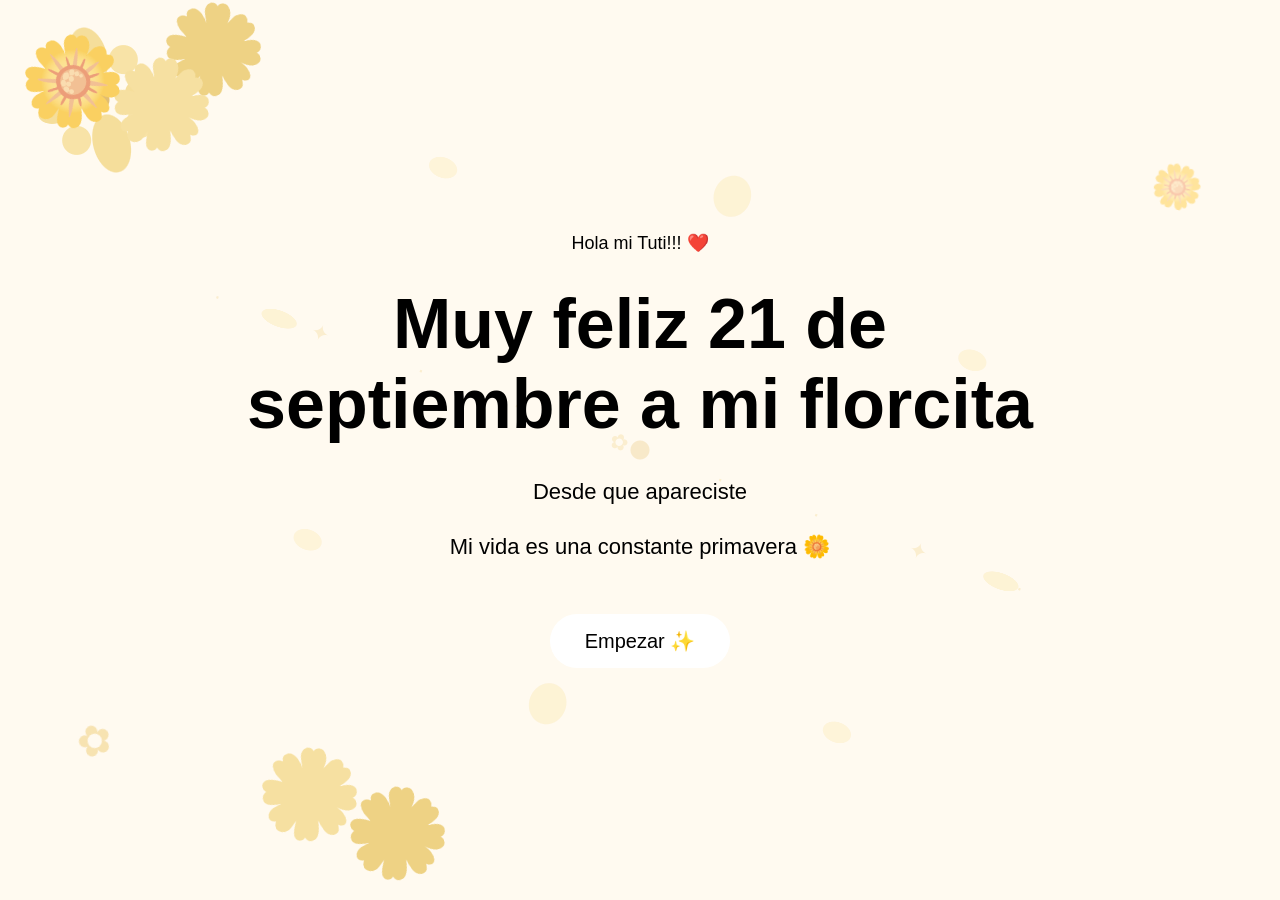
<file: index.html>
<!DOCTYPE html>
<html lang="es">

<head>

    <meta charset="UTF-8">

    <meta name="viewport" content="width=device-width, initial-scale=1.0">

    <title>Para Tuti ❤️</title>

    <link rel="stylesheet" href="style.css">

</head>


<body>


    <!-- =========================
         PANTALLA DE BIENVENIDA
    ========================== -->

    <main id="pantallaInicio" class="pantalla activa">

        <div class="contenido-inicio">

            <p class="pequeno">
                Hola mi Tuti!!! ❤️
            </p>

            <h1>
                Muy feliz 21 de septiembre a mi florcita 
            </h1>

            <p class="mensaje">
                Desde que apareciste
            </p>

            <p class="mensaje">
                Mi vida es una constante primavera 🌼
            </p>

            <button id="botonEmpezar">
                Empezar ✨
            </button>

        </div>

    </main>



    <!-- =========================
         CAPÍTULO 1
    ========================== -->

    <main id="capituloUno" class="pantalla">

        <div class="contenido-capitulo">

            <p class="pequeno paso oculto">
                Esto no es un regalito cualquiera...
            </p>

            <h2 class="paso oculto">
                Es un recordatorio de como empezamos 😋
            </h2>

            <p class="mensaje paso oculto">
                La historia de amor más linda del mundo.
            </p>

            <p class="mensaje paso oculto">
                Me acuerdo el día que vi tus dibujitos
            </p>

            <p class="mensaje paso oculto">
                Y me arriesgué a preguntarte...
            </p>

            <div class="pregunta-dibujo paso oculto">
                ¿Es muy dificil dibujar un futuro juntos? ❤️
            </div>

            <p class="mensaje final-capitulo paso oculto">
                Lo que no sabía en ese momento era que esa pregunta
                iba a ser el comienzo de algo tan hermoso.
            </p>

            <p class="fecha paso oculto">
                13 de abril de 2026 ❤️
            </p>

            <button id="botonSiguiente" class="oculto">
                Continuar ❤️
            </button>

        </div>

    </main>



    <!-- =========================
         CAPÍTULO 2
    ========================== -->

    <main id="capituloDos" class="pantalla">

        <div class="contenido-capitulo">

            <p class="pequeno paso-dos oculto">
                5 meses después...
            </p>

            <h2 class="paso-dos oculto">
                Estamos acá y no dejamos de hablar ni un solo día 🥺
            </h2>

            <p class="mensaje paso-dos oculto">
                Todo empezó tan espontaneo
            </p>

            <p class="mensaje paso-dos oculto">
                Y ahora no me imagino una vida sin vos
            </p>

            <div class="mensaje-especial paso-dos oculto">
                Te quiero conmigo sin importar cual sea el destino❤️
            </div>

            <p class="mensaje paso-dos oculto">
                Mientras sea con vos
            </p>

            <p class="mensaje paso-dos oculto mensaje-gracioso">
                La vida va a ser un sueño hecho realidad
            </p>

            <p class="mensaje paso-dos oculto">
                Por eso, hoy 21 de septiembre...
            </p>

            <div class="frase-grande paso-dos oculto">
                Se va a marcar un antes y un después ❤️
            </div>

            <button id="botonSiguienteDos" class="oculto">
                Continuar 🥺
            </button>

        </div>

    </main>



    <!-- =========================
         CAPÍTULO 3
    ========================== -->

    <main id="capituloTres" class="pantalla">

        <div class="contenido-capitulo">

            <p class="pequeno paso-tres oculto">
                Porque apareciste en mi vida
            </p>

            <h2 class="paso-tres oculto">
                Y no pude dejar de amarte 🥺
            </h2>

            <p class="mensaje paso-tres oculto">
                Y pese a que tuvimos todo en contra 
            </p>

            <p class="mensaje paso-tres oculto">
                nuestro amor siempre fue más fuerte ❤️
            </p>

            <p class="mensaje paso-tres oculto">
                sos mi motivación de todos los días
            </p>

            <div class="mensaje-especial paso-tres oculto">
                Mi apoyo incondicional 
            </div>

            <p class="mensaje paso-tres oculto">
                Sos la persona con la que quiero vivir
            </p>

            <div class="frase-grande paso-tres oculto">
                todas las experiencias que esta vida pueda darnos 
            </div>

            <p class="mensaje paso-tres oculto">
                y poder recordar los pasitos que dimos y los que estamos dando
            </p>

            <div class="encuentro paso-tres oculto">
               Para un futuro juntos ❤️
            </div>

            <button id="botonSiguienteTres" class="oculto">
                Continuar ❤️
            </button>

        </div>

    </main>



    <!-- =========================
         CAPÍTULO 4
    ========================== -->

    <main id="capituloCuatro" class="pantalla">

        <div class="contenido-capitulo">

            <p class="pequeno paso-cuatro oculto">
                En estos pocos meses
            </p>

            <h2 class="paso-cuatro oculto">
                Ya vivimos lindas aventuras y tenemos hermosas anécdotas ❤️
            </h2>

            <p class="mensaje paso-cuatro oculto">
                Cada vez que pienso...
            </p>

            <p class="mensaje paso-cuatro oculto">
                en alguno de estos momentos o en las canciones que nos acompañan 
            </p>

            <p class="mensaje paso-cuatro oculto">
                Se me dibuja una sonrisa de oreja a oreja 
            </p>

            <div class="frase-grande paso-cuatro oculto">
                Gracias por amarme tanto realmente 🫶🏼
            </div>


            <!-- =========================
                 TARJETAS DE RECUERDOS
            ========================== -->

            <div id="recuerdos" class="recuerdos paso-cuatro oculto">


                <!-- 1. PRIMER DÍA -->

                <div class="tarjeta-recuerdo"
                     data-recuerdo="Primer-dia">

                    <div class="emoji-recuerdo">
                        🫶🏼😋
                    </div>

                    <h3>
                        El primer día
                    </h3>

                    <p>
                        Cuando por fin nos vimos.
                    </p>

                </div>



                <!-- 2. LLAMADITAS -->

                <div class="tarjeta-recuerdo"
                     data-recuerdo="Llamaditas">

                    <div class="emoji-recuerdo">
                        📞
                    </div>

                    <h3>
                        Llamaditas
                    </h3>

                    <p>
                        Nuestro momento favorito del día ❤️
                    </p>

                </div>



                <!-- 3. SALIR A PASEAR -->

                <div class="tarjeta-recuerdo"
                     data-recuerdo="Paseos">

                    <div class="emoji-recuerdo">
                        🚶
                    </div>

                    <h3>
                        Salir a pasear
                    </h3>

                    <p>
                        Porque caminar con vos nunca es solamente caminar.
                    </p>

                </div>



                <!-- 4. MIRAR PARTIDOS -->

                <div class="tarjeta-recuerdo"
                     data-recuerdo="Mundial">

                    <div class="emoji-recuerdo">
                        ⚽
                    </div>

                    <h3>
                        Mirar partidos juntos
                    </h3>

                    <p>
                        Incluso un partido es mejor acompañado de vos.
                    </p>

                </div>



                <!-- 5. LAS FLORES -->

                <div class="tarjeta-recuerdo"
                     data-recuerdo="Flores">

                    <div class="emoji-recuerdo">
                        💐
                    </div>

                    <h3>
                        Las flores
                    </h3>

                    <p>
                        Ir a buscarte con flores ❤️
                    </p>

                </div>



                <!-- 6. DORMIR JUNTOS -->

                <div class="tarjeta-recuerdo"
                     data-recuerdo="Dormir">

                    <div class="emoji-recuerdo">
                        🛏️
                    </div>

                    <h3>
                        Dormir juntos
                    </h3>

                    <p>
                        Realmente una experiencia religiosa.
                    </p>

                </div>


            </div>



            <!-- BOTÓN PARA CONTINUAR -->

            <button id="botonSiguienteCuatro" class="oculto">
                Continuar ❤️
            </button>

        </div>

    </main>
    <!-- =========================
     CAPÍTULO 5
========================= -->

<main id="capituloCinco" class="pantalla">

    <div class="canciones paso-cinco oculto">


    <!-- CANCIÓN 1 -->

    <a class="tarjeta-cancion"
       href="https://open.spotify.com/intl-es/track/5v40fZhbu5j6iEFsdZ4Avu?si=4622b4f50f1d45f1"
       target="_blank">

        <div class="emoji-cancion">
            🎵
        </div>

        <h3>
            Cuando Cuando
        </h3>

        <p>
            José y el Toro
        </p>

        <span>
            Escuchar en Spotify 💚
        </span>

    </a>


    <!-- CANCIÓN 2 -->

    <a class="tarjeta-cancion"
       href="https://open.spotify.com/intl-es/track/7y83oWcZ26RBgAq8q0ZwBj?si=57eb6f0f93234c8a"
       target="_blank">

        <div class="emoji-cancion">
            🎵
        </div>

        <h3>
            Para Quedarte
        </h3>

        <p>
            El Kanka
        </p>

        <span>
            Escuchar en Spotify 💚
        </span>

    </a>


    <!-- CANCIÓN 3 -->

    <a class="tarjeta-cancion"
       href="https://open.spotify.com/intl-es/track/7LUepo06YjPnIoDVmiwYlJ?si=c1afd719dc0d45cb"
       target="_blank">

        <div class="emoji-cancion">
            🎵
        </div>

        <h3>
            El Momento Perfecto
        </h3>

        <p>
            El Zar
        </p>

        <span>
            Escuchar en Spotify 💚
        </span>

    </a>


</div>

        <button id="botonSiguienteCinco" class="oculto">
            Continuar ❤️
        </button>

    </div>

</main>
<!-- =========================
     CAPÍTULO 6 - LA CARTA
========================= -->

<main id="capituloSeis" class="pantalla">

    <div class="contenido-capitulo">

        <p class="pequeno paso-seis oculto">
            Con todas esas canciones y recuerdos imposible no inspirarse
        </p>

        <h2 class="paso-seis oculto">
            Hay algo que quiero decirte... 💌
        </h2>

        <p class="mensaje paso-seis oculto">
            Pero hay cosas que prefiero escribir con mi propia mano.
        </p>

        <p class="mensaje paso-seis oculto">
            Así que escribí algo especialmente para vos.
        </p>


        <!-- =========================
             SOBRE
        ========================= -->

        <div
            id="sobreCarta"
            class="sobre-contenedor paso-seis oculto"
        >

            <div class="sobre">

                <div class="sobre-parte-superior"></div>

                <div class="sobre-cuerpo">

                    <div class="corazon-sobre">
                        ❤️
                    </div>

                </div>

            </div>

            <p class="texto-sobre">
                Tocá el sobre 💌
            </p>

        </div>


        <!-- =========================
             CARTA
        ========================= -->

        <div
            id="cartaCompleta"
            class="carta-completa oculto"
        >

            <div class="hoja-carta">

                <img
                    id="imagenCarta"
                    src="Fotos/Cartas/Pagina 1.jpeg"
                    alt="Carta escrita a mano"
                >

            </div>


            <div class="navegacion-carta">

                <button
                    id="botonPaginaCarta"
                    class="boton-carta"
                >
                    Seguir leyendo ❤️
                </button>

            </div>

        </div>


        <!-- =========================
             FINAL DE LA CARTA
        ========================= -->

        <div
            id="finalCarta"
            class="final-carta oculto"
        >

            <p class="mensaje">
                Y ahora que leíste todo esto...
            </p>

            <p class="frase-grande">
                todavía falta algo. ❤️
            </p>

            <button
                id="botonFinalCarta"
                class="boton-carta"
            >
                Continuar ❤️
            </button>

        </div>


        <!-- BOTÓN PARA AVANZAR LOS PASOS -->

        <button
            id="botonSiguienteSeis"
            class="oculto"
        >
            Continuar ❤️
        </button>

    </div>

</main>



    <!-- =========================
         CAPÍTULO 7 - LA PREGUNTA
    ========================== -->

    <main id="capituloSiete" class="pantalla">

        <div class="propuesta">

            <div id="frasePropuesta" class="frase-propuesta">
                <p class="frase">
                    Después de todo este preambulo...
                </p>
            </div>

            <div id="preguntaPropuesta" class="pregunta-propuesta oculto">

                <p class="frase">
                    Hay algo que hace tiempo quiero preguntarte.
                </p>

                <div class="pausa"></div>

                <h1>
                    Tuti...
                </h1>

                <h2>
                    ¿Querés ser mi novia? ❤️
                </h2>

                <div class="botones-propuesta">

                    <button id="botonNo" class="boton-propuesta">
                        Que asco, no 🤢
                    </button>

                    <button id="botonObvio" class="boton-propuesta">
                        Obvio que sí 🥹
                    </button>

                </div>

            </div>

            <!-- PANTALLA GRACIOSA SI ELIGE "QUE ASCO, NO" -->

            <div id="rechazoPropuesta" class="rechazo-propuesta oculto">

                <img
                    src="Fotos/gatitos-tristes.png"
                    class="gatitos-tristes"
                    alt="Gatito llorando"
                >

                <h2>
                    Por tu culpa este gatitos no van a conocer a su mamá
                    (vos) 😭
                </h2>

                <p>
                    Pensalo bien... mirá esa carita 🥺
                </p>

                <button id="botonVolverPregunta" class="boton-propuesta boton-volver">
                    Volver a intentar ❤️
                </button>

            </div>

            <!-- RESPUESTA FINAL -->

            <div id="respuestaPropuesta" class="respuesta-propuesta oculto">

                <h1>
                    Sabía que ibas a decir que sí ❤️
                </h1>

                <p>
                    Pero igual necesitaba preguntártelo.
                </p>

                <p>
                    Porque quiero elegirte hoy,
                    mañana y todos los días que vengan.
                </p>

                <div class="corazones-finales">
                    ❤️ ❤️ ❤️
                </div>

            </div>

        </div>

    </main>


    <!-- =========================
         VENTANA DE RECUERDO
    ========================== -->

    <div id="modalRecuerdo" class="modal oculto">

        <div class="modal-contenido">

            <button id="cerrarModal" class="boton-cerrar">
                ×
            </button>

            <div id="contenidoModal">

                <!--
                Acá aparecerá el contenido
                del recuerdo seleccionado.
                -->

            </div>

        </div>

    </div>



    <!-- =========================
         JAVASCRIPT
    ========================== -->

    <script src="script.js"></script>


</body>

</html>
</file>
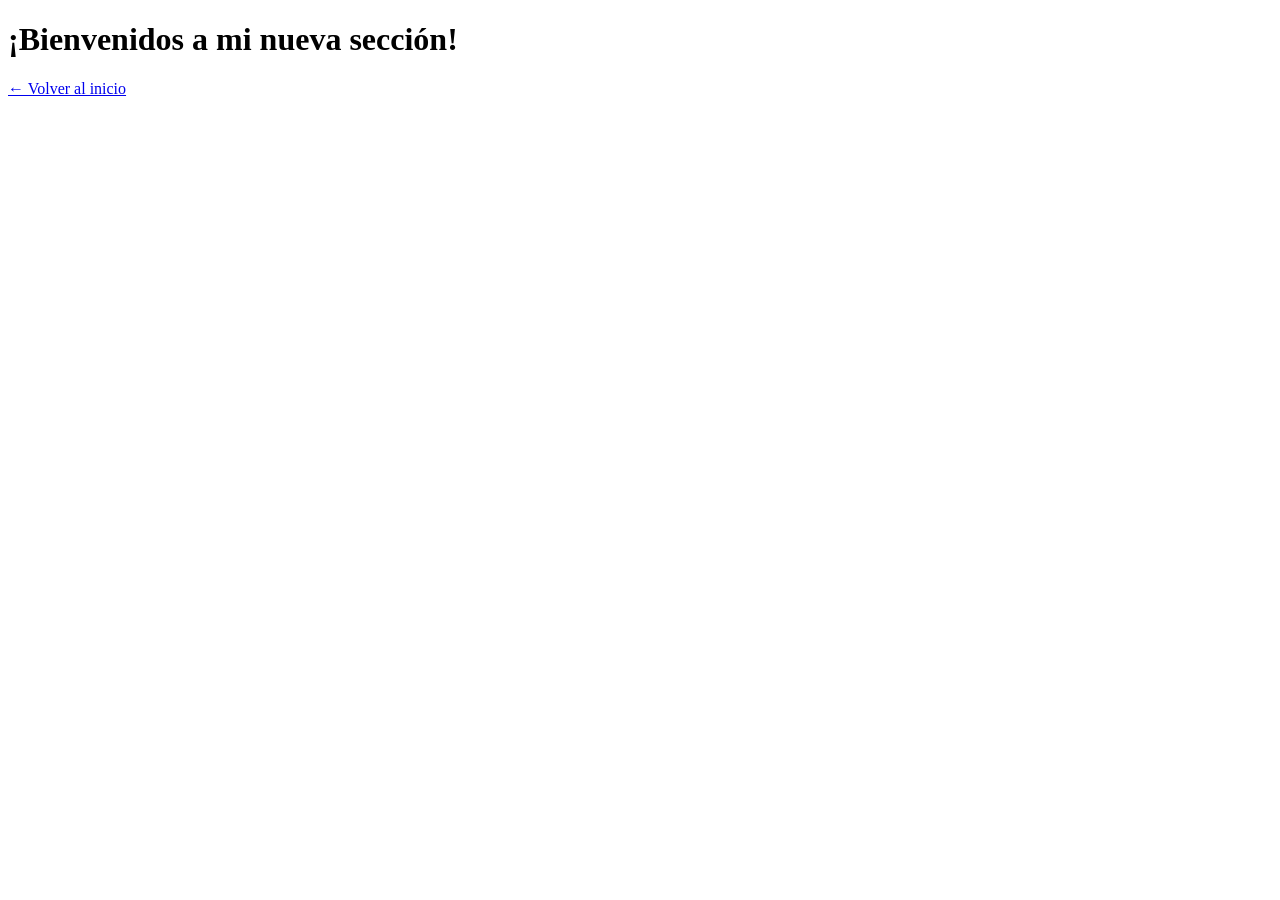
<file: regalo-tuti.html>
<!DOCTYPE html>
<html lang="es">
<head>
  <meta charset="UTF-8">
  <title>Mi Nueva Página</title>
</head>
<body>
  <h1>¡Bienvenidos a mi nueva sección!</h1>
  <a href="index.html">← Volver al inicio</a>
</body>
</html>
</file>
<file: style.css>
* {
    margin: 0;
    padding: 0;
    box-sizing: border-box;
}

body {
    font-family: Arial, sans-serif;
    overflow-x: hidden;
}


/* ------------------------- */
/* PANTALLAS */
/* ------------------------- */

.pantalla {
    display: none;

    min-height: 100vh;

    justify-content: center;
    align-items: center;

    text-align: center;

    padding: 30px;

  background-color: #fffaf0;

    background-image:
        url("fondo-flores.svg");

    background-repeat: no-repeat;
    background-size: 100% 100%;
    background-position: center;
    background-attachment: fixed;
}

.pantalla.activa {
    display: flex;
}


/* ------------------------- */
/* CONTENIDO */
/* ------------------------- */

.contenido-inicio,
.contenido-capitulo {
    max-width: 800px;
}

.pequeno {
    font-size: 18px;
    margin-bottom: 30px;
}

h1 {
    font-size: 70px;
    margin-bottom: 30px;
}

h2 {
    font-size: 50px;
    margin-bottom: 40px;
}

.mensaje {
    font-size: 22px;
    line-height: 1.6;
    margin-bottom: 20px;
}


/* ------------------------- */
/* BOTONES */
/* ------------------------- */

button {
    margin-top: 30px;
    padding: 15px 35px;
    font-size: 20px;
    border: none;
    border-radius: 50px;
    cursor: pointer;
    background: white;
    transition: transform 0.3s ease;
}

button:hover {
    transform: scale(1.08);
}


/* ------------------------- */
/* PREGUNTA DEL DIBUJO */
/* ------------------------- */

.pregunta-dibujo {
    margin: 45px auto;
    padding: 30px;
    font-size: 32px;
    font-weight: bold;
    background: white;
    border-radius: 25px;
    box-shadow: 0 10px 30px rgba(0, 0, 0, 0.1);
}


/* ------------------------- */
/* FINAL DEL CAPÍTULO */
/* ------------------------- */

.final-capitulo {
    margin-top: 40px;
}

.fecha {
    margin-top: 30px;
    font-size: 20px;
    font-weight: bold;
}


/* ------------------------- */
/* APARICIÓN PASO A PASO */
/* ------------------------- */

.oculto {
    display: none;
}

.paso {
    opacity: 0;
    transform: translateY(25px);
}

.paso.visible {
    display: block;
    animation: aparecerPaso 0.8s ease forwards;
}

@keyframes aparecerPaso {

    from {
        opacity: 0;
        transform: translateY(25px);
    }

    to {
        opacity: 1;
        transform: translateY(0);
    }

}


/* ------------------------- */
/* CELULARES */
/* ------------------------- */

@media (max-width: 600px) {

    h1 {
        font-size: 50px;
    }

    h2 {
        font-size: 36px;
    }

    .mensaje {
        font-size: 19px;
    }

    .pregunta-dibujo {
        font-size: 25px;
        padding: 25px 15px;
    }

}/* ------------------------- */
/* CAPÍTULO 2 */
/* ------------------------- */

.mensaje-especial {
    margin: 35px auto;

    padding: 25px;

    max-width: 650px;

    font-size: 27px;

    font-style: italic;

    background: rgba(255, 255, 255, 0.8);

    border-radius: 20px;

    box-shadow: 0 10px 25px rgba(0, 0, 0, 0.08);
}

.mensaje-gracioso {
    font-size: 28px;
    font-weight: bold;
}

.frase-grande {
    margin: 40px auto;

    font-size: 42px;

    font-weight: bold;
}
/* ------------------------- */
/* CAPÍTULO 3 */
/* ------------------------- */

.encuentro {
    margin: 45px auto;

    padding: 30px;

    font-size: 38px;
    font-weight: bold;

    background: white;

    border-radius: 30px;

    box-shadow: 0 15px 35px rgba(0, 0, 0, 0.12);

    animation: aparecerPaso 1s ease forwards;
}
/* ------------------------- */
/* CAPÍTULO 4 - RECUERDOS */
/* ------------------------- */

.recuerdos {
    margin-top: 40px;

    display: grid;

    grid-template-columns: repeat(3, 1fr);

    gap: 20px;

    width: 100%;
}


.tarjeta-recuerdo {
    background: rgba(255, 255, 255, 0.75);

    padding: 25px 20px;

    border-radius: 25px;

    cursor: pointer;

    transition: transform 0.3s ease;

    box-shadow: 0 10px 25px rgba(0, 0, 0, 0.08);
}

.tarjeta-recuerdo:hover {
    transform: translateY(-8px) scale(1.02);
}


.emoji-recuerdo {
    font-size: 45px;

    margin-bottom: 15px;
}


.tarjeta-recuerdo h3 {
    font-size: 22px;

    margin-bottom: 10px;
}


.tarjeta-recuerdo p {
    line-height: 1.5;
}


/* ------------------------- */
/* MODAL */
/* ------------------------- */

.modal {
    position: fixed;

    top: 0;
    left: 0;

    width: 100%;
    height: 100%;

    background: rgba(0, 0, 0, 0.6);

    display: flex;

    justify-content: center;
    align-items: center;

    padding: 20px;

    z-index: 100;
}


.modal.oculto {
    display: none;
}


.modal-contenido {
    position: relative;

    width: 100%;
    max-width: 750px;

    max-height: 85vh;

    overflow-y: auto;

    background: white;

    padding: 50px 35px;

    border-radius: 30px;

    text-align: center;

    animation: aparecerPaso 0.4s ease;
}


.boton-cerrar {
    position: absolute;

    top: 15px;
    right: 20px;

    margin: 0;

    width: 45px;
    height: 45px;

    padding: 0;

    font-size: 30px;

    border-radius: 50%;
}


/* ------------------------- */
/* CELULAR */
/* ------------------------- */

@media (max-width: 700px) {

    .recuerdos {
        grid-template-columns: repeat(2, 1fr);
    }

}


@media (max-width: 450px) {

    .recuerdos {
        grid-template-columns: 1fr;
    }

}/* =========================
   FOTOS Y VIDEOS DE RECUERDOS
========================= */

.imagen-recuerdo {
    width: 100%;
    max-width: 450px;
    max-height: 500px;
    object-fit: contain;
    border-radius: 18px;
    margin-top: 20px;
    box-shadow: 0 10px 30px rgba(0, 0, 0, 0.15);
}


.video-recuerdo {
    width: 100%;
    max-width: 500px;
    max-height: 500px;
    border-radius: 18px;
    margin-top: 20px;
    box-shadow: 0 10px 30px rgba(0, 0, 0, 0.15);
}/* =========================
   CAPÍTULO 5 - CANCIONES
========================= */

.canciones {
    display: grid;
    grid-template-columns: repeat(3, 1fr);
    gap: 20px;
    width: 100%;
    max-width: 900px;
    margin: 30px auto;
}


.tarjeta-cancion {
    background: rgba(255, 255, 255, 0.85);
    border-radius: 22px;
    padding: 25px 20px;
    text-align: center;
    text-decoration: none;
    color: black;
    box-shadow: 0 10px 25px rgba(0, 0, 0, 0.08);
    transition: transform 0.25s ease, box-shadow 0.25s ease;
}


.tarjeta-cancion:hover {
    transform: translateY(-8px);
    box-shadow: 0 15px 30px rgba(0, 0, 0, 0.15);
}


.emoji-cancion {
    font-size: 45px;
    margin-bottom: 15px;
}


.tarjeta-cancion h3 {
    font-size: 22px;
    margin: 10px 0;
}


.tarjeta-cancion p {
    font-size: 16px;
    margin: 8px 0 18px;
}


.tarjeta-cancion span {
    display: inline-block;
    padding: 10px 16px;
    border-radius: 20px;
    background: #e8f5e9;
    font-size: 14px;
}


@media (max-width: 700px) {

    .canciones {
        grid-template-columns: 1fr;
        max-width: 350px;
    }

}/* =========================
   CAPÍTULO 6 - CARTA
========================= */

.sobre-contenedor {
    margin: 35px auto;
    text-align: center;
    cursor: pointer;
}


.sobre {
    position: relative;
    width: 300px;
    height: 200px;
    margin: 0 auto;
    perspective: 800px;
}


/* CUERPO DEL SOBRE */

.sobre-cuerpo {
    position: absolute;
    width: 100%;
    height: 100%;
    background: #f8e8e8;
    border-radius: 8px;
    box-shadow: 0 15px 35px rgba(0, 0, 0, 0.15);
    overflow: hidden;
}


/* SOLAPA DEL SOBRE */

.sobre-parte-superior {
    position: absolute;
    z-index: 3;
    top: 0;
    left: 0;

    width: 0;
    height: 0;

    border-left: 150px solid transparent;
    border-right: 150px solid transparent;
    border-top: 105px solid #e9caca;

    transform-origin: top center;

    transition: transform 0.8s ease;
}


/* CORAZÓN */

.corazon-sobre {
    position: absolute;

    top: 72px;
    left: 50%;

    transform: translateX(-50%);

    font-size: 42px;

    z-index: 2;

    transition: opacity 0.4s ease;
}


/* TEXTO */

.texto-sobre {
    margin-top: 18px;
    font-size: 16px;
    opacity: 0.75;
}


/* =========================
   ANIMACIÓN DEL SOBRE
========================= */

.sobre-contenedor.abierto .sobre-parte-superior {
    transform: rotateX(180deg);
}


.sobre-contenedor.abierto .corazon-sobre {
    opacity: 0;
}


.sobre-contenedor.abierto .texto-sobre {
    opacity: 0;
}


/* =========================
   CARTA
========================= */

.carta-completa {
    width: 100%;
    max-width: 750px;
    margin: 30px auto;
}


.hoja-carta {
    background: #fffdf7;

    padding: 12px;

    border-radius: 5px;

    box-shadow:
        0 20px 50px rgba(0, 0, 0, 0.18);

    animation: aparecerCarta 0.8s ease;
}


.hoja-carta img {
    display: block;

    width: 100%;
    height: auto;

    border-radius: 2px;
}


/* =========================
   ANIMACIÓN DE APARICIÓN
========================= */

@keyframes aparecerCarta {

    from {
        opacity: 0;
        transform: translateY(30px) scale(0.96);
    }

    to {
        opacity: 1;
        transform: translateY(0) scale(1);
    }

}


/* =========================
   BOTONES DE LA CARTA
========================= */

.navegacion-carta {
    text-align: center;
    margin-top: 25px;
}


.boton-carta {
    border: none;

    padding: 14px 25px;

    border-radius: 30px;

    font-size: 16px;

    cursor: pointer;

    background: white;

    box-shadow:
        0 8px 20px rgba(0, 0, 0, 0.12);

    transition:
        transform 0.25s ease,
        box-shadow 0.25s ease;
}


.boton-carta:hover {
    transform: translateY(-4px);

    box-shadow:
        0 12px 25px rgba(0, 0, 0, 0.18);
}


/* =========================
   FINAL DE LA CARTA
========================= */

.final-carta {
    margin: 40px auto;
    text-align: center;

    animation: aparecerCarta 0.8s ease;
}


/* =========================
   MÓVIL
========================= */

@media (max-width: 700px) {

    .sobre {
        width: 250px;
        height: 165px;
    }

    .sobre-parte-superior {
        border-left-width: 125px;
        border-right-width: 125px;
        border-top-width: 90px;
    }

    .corazon-sobre {
        top: 58px;
        font-size: 36px;
    }

    .carta-completa {
        max-width: 95%;
    }

}
/* =========================
   CAPÍTULO 7
========================= */

.propuesta {
    min-height: 70vh;

    display: flex;
    flex-direction: column;

    justify-content: center;
    align-items: center;

    text-align: center;

    padding: 40px 20px;
}


.frase-propuesta,
.pregunta-propuesta,
.respuesta-propuesta {
    animation: aparecerPropuesta 1.5s ease forwards;
}


.frase-propuesta .frase {
    font-size: 28px;
}


.frase {
    font-size: 24px;
    line-height: 1.6;
}


.pregunta-propuesta h1 {
    font-size: 55px;
    margin: 20px 0 10px;
}


.pregunta-propuesta h2 {
    font-size: 35px;
    margin-bottom: 45px;
}


.botones-propuesta {
    display: flex;

    justify-content: center;

    gap: 20px;

    flex-wrap: wrap;
}


.boton-propuesta {
    border: none;

    padding: 16px 28px;

    border-radius: 30px;

    font-size: 18px;

    cursor: pointer;

    background: white;

    box-shadow: 0 10px 25px rgba(0, 0, 0, 0.12);

    transition:
        transform 0.25s ease,
        box-shadow 0.25s ease;
}


.boton-propuesta:hover {
    transform: translateY(-5px) scale(1.03);

    box-shadow:
        0 15px 30px rgba(0, 0, 0, 0.18);
}


.respuesta-propuesta h1 {
    font-size: 40px;

    margin-bottom: 25px;
}


.respuesta-propuesta p {
    font-size: 21px;

    max-width: 600px;

    line-height: 1.7;

    margin: 15px auto;
}


.corazones-finales {
    font-size: 35px;

    margin-top: 35px;

    animation: latidoFinal 1.2s infinite;
}


.pausa {
    height: 20px;
}


@keyframes aparecerPropuesta {

    from {
        opacity: 0;
        transform: translateY(20px);
    }

    to {
        opacity: 1;
        transform: translateY(0);
    }

}


@keyframes latidoFinal {

    0% {
        transform: scale(1);
    }

    50% {
        transform: scale(1.15);
    }

    100% {
        transform: scale(1);
    }

}


@media (max-width: 700px) {

    .frase-propuesta .frase {
        font-size: 22px;
    }

    .pregunta-propuesta h1 {
        font-size: 42px;
    }

    .pregunta-propuesta h2 {
        font-size: 27px;
    }

    .botones-propuesta {
        flex-direction: column;
        width: 100%;
        max-width: 300px;
    }

    .boton-propuesta {
        width: 100%;
    }

}
/* =========================
   PANTALLA GRACIOSA - NO
========================= */

.rechazo-propuesta {
    width: 100%;
    max-width: 760px;
    text-align: center;
    animation: aparecerPropuesta 0.8s ease forwards;
}

.gatitos-tristes {
    display: block;
    width: min(100%, 430px);
    max-height: 420px;
    object-fit: cover;
    object-position: center;
    margin: 0 auto 25px;
    border-radius: 28px;
    box-shadow: 0 15px 35px rgba(0, 0, 0, 0.15);
}

.rechazo-propuesta h2 {
    font-size: 30px;
    line-height: 1.35;
    margin: 15px auto;
    max-width: 700px;
}

.rechazo-propuesta p {
    font-size: 19px;
    margin: 15px 0 25px;
}

.boton-volver {
    margin-top: 5px;
}

@media (max-width: 700px) {

    .gatitos-tristes {
        width: 90%;
        max-height: 330px;
    }

    .rechazo-propuesta h2 {
        font-size: 24px;
    }

    .rechazo-propuesta p {
        font-size: 17px;
    }

}
/* =========================================
   🌼 FLORES DECORATIVAS DEL FONDO 🌼
========================================= */

body::before,
body::after {
    content: "";
    position: fixed;
    width: 150px;
    height: 150px;
    z-index: -1;
    pointer-events: none;
    opacity: 0.75;

    background:
        /* centro de la flor */
        radial-gradient(circle at 50% 50%, #d89d20 0 9px, transparent 10px),

        /* pétalos */
        radial-gradient(ellipse at 50% 20%, #f4cf62 0 18px, transparent 19px),
        radial-gradient(ellipse at 80% 50%, #f4cf62 0 18px, transparent 19px),
        radial-gradient(ellipse at 50% 80%, #f4cf62 0 18px, transparent 19px),
        radial-gradient(ellipse at 20% 50%, #f4cf62 0 18px, transparent 19px),

        /* pétalos diagonales */
        radial-gradient(ellipse at 28% 28%, #f7d776 0 14px, transparent 15px),
        radial-gradient(ellipse at 72% 28%, #f7d776 0 14px, transparent 15px),
        radial-gradient(ellipse at 28% 72%, #f7d776 0 14px, transparent 15px),
        radial-gradient(ellipse at 72% 72%, #f7d776 0 14px, transparent 15px);
}

/* 🌼 Flores de la izquierda */
body::before {
    top: 25px;
    left: 20px;
    transform: rotate(-15deg);
}

/* 🌼 Flores de la derecha */
body::after {
    bottom: 25px;
    right: 20px;
    transform: rotate(20deg);
}


/* 🌿 Pequeñas flores adicionales */

.pantalla::before,
.pantalla::after {
    content: "✿";
    position: fixed;
    font-size: 42px;
    color: #e7b83e;
    opacity: 0.35;
    pointer-events: none;
    z-index: -1;
}

.pantalla::before {
    top: 18%;
    right: 6%;
    transform: rotate(15deg);
}

.pantalla::after {
    bottom: 15%;
    left: 6%;
    transform: rotate(-20deg);
}


/* 🌼 Pétalos pequeños flotando */

body {
    position: relative;
    overflow-x: hidden;
}

body {
    background-color: #fffaf0;
}


/* 🌱 Hojas decorativas */

body .pantalla {
    position: relative;
}

.pantalla:nth-of-type(odd)::before {
    content: "🌼";
}

.pantalla:nth-of-type(even)::after {
    content: "🌼";
}


/* 📱 Ajuste para celular */

@media (max-width: 600px) {

    body::before,
    body::after {
        width: 95px;
        height: 95px;
        opacity: 0.55;
    }

    .pantalla::before,
    .pantalla::after {
        font-size: 28px;
    }
}
/* =========================================
   🌼 FONDO DEFINITIVO - FLORES AMARILLAS 🌼
========================================= */

/* Fondo general */
body {
    background-color: #fffaf0 !important;
    overflow-x: hidden;
}

/* Quitamos el fondo rosa de cada capítulo */
.pantalla {
    background: transparent !important;
    position: relative;
    z-index: 1;
}

/* Decoración floral */
body::before {
    content: "🌼";
    position: fixed;

    top: 25px;
    left: 25px;

    font-size: 85px;

    opacity: 0.65;

    z-index: 0;
    pointer-events: none;

    filter: saturate(0.9);

    text-shadow:
        80px 45px 0 #f5d36d,
        145px 5px 0 #e9bd3e,
        calc(100vw - 180px) 80px 0 #f5d36d,
        calc(100vw - 90px) 25px 0 #e9bd3e,
        45px calc(100vh - 150px) 0 #f5d36d,
        120px calc(100vh - 90px) 0 #e9bd3e,
        calc(100vw - 170px) calc(100vh - 140px) 0 #f5d36d,
        calc(100vw - 80px) calc(100vh - 70px) 0 #e9bd3e;
}

/* Pétalos decorativos */
body::after {
    content: "·   ✦   ·       ·   ✿   ·       ·   ✦   ·";
    position: fixed;

    top: 0;
    left: 0;

    width: 100%;
    height: 100%;

    display: flex;
    align-items: center;
    justify-content: center;

    font-size: 22px;
    letter-spacing: 45px;
    line-height: 180px;

    color: #e7b83e;

    opacity: 0.18;

    z-index: 0;
    pointer-events: none;
}

/* Mantener todo el contenido por encima de las flores */
.pantalla > *,
.modal,
.modal-contenido {
    position: relative;
    z-index: 2;
}


/* =========================================
   🌼 FLORES MÁS SUTILES EN CELULAR
========================================= */

@media (max-width: 600px) {

    body::before {
        font-size: 55px;

        text-shadow:
            55px 35px 0 #f5d36d,
            calc(100vw - 100px) 55px 0 #e9bd3e,
            40px calc(100vh - 100px) 0 #f5d36d,
            calc(100vw - 100px) calc(100vh - 90px) 0 #e9bd3e;
    }

    body::after {
        font-size: 15px;
        letter-spacing: 20px;
        line-height: 120px;
    }
}
</file>
